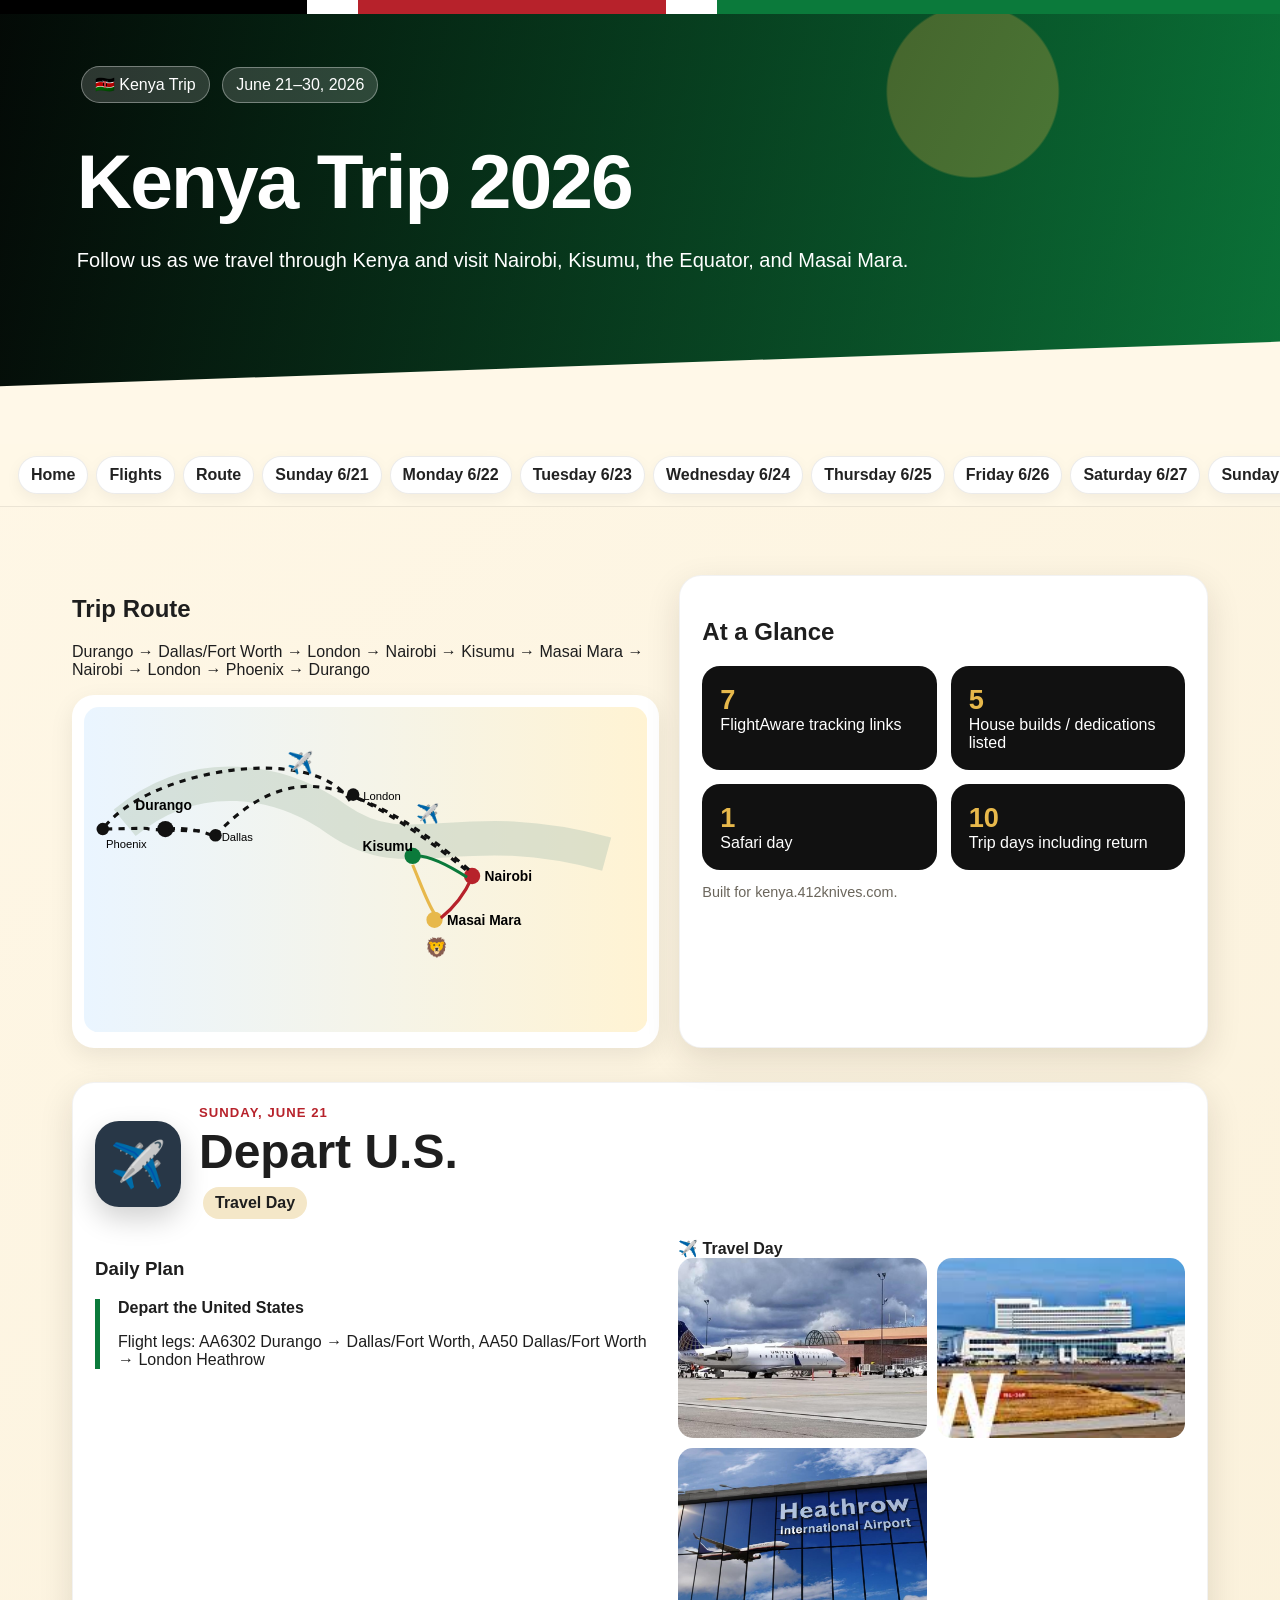
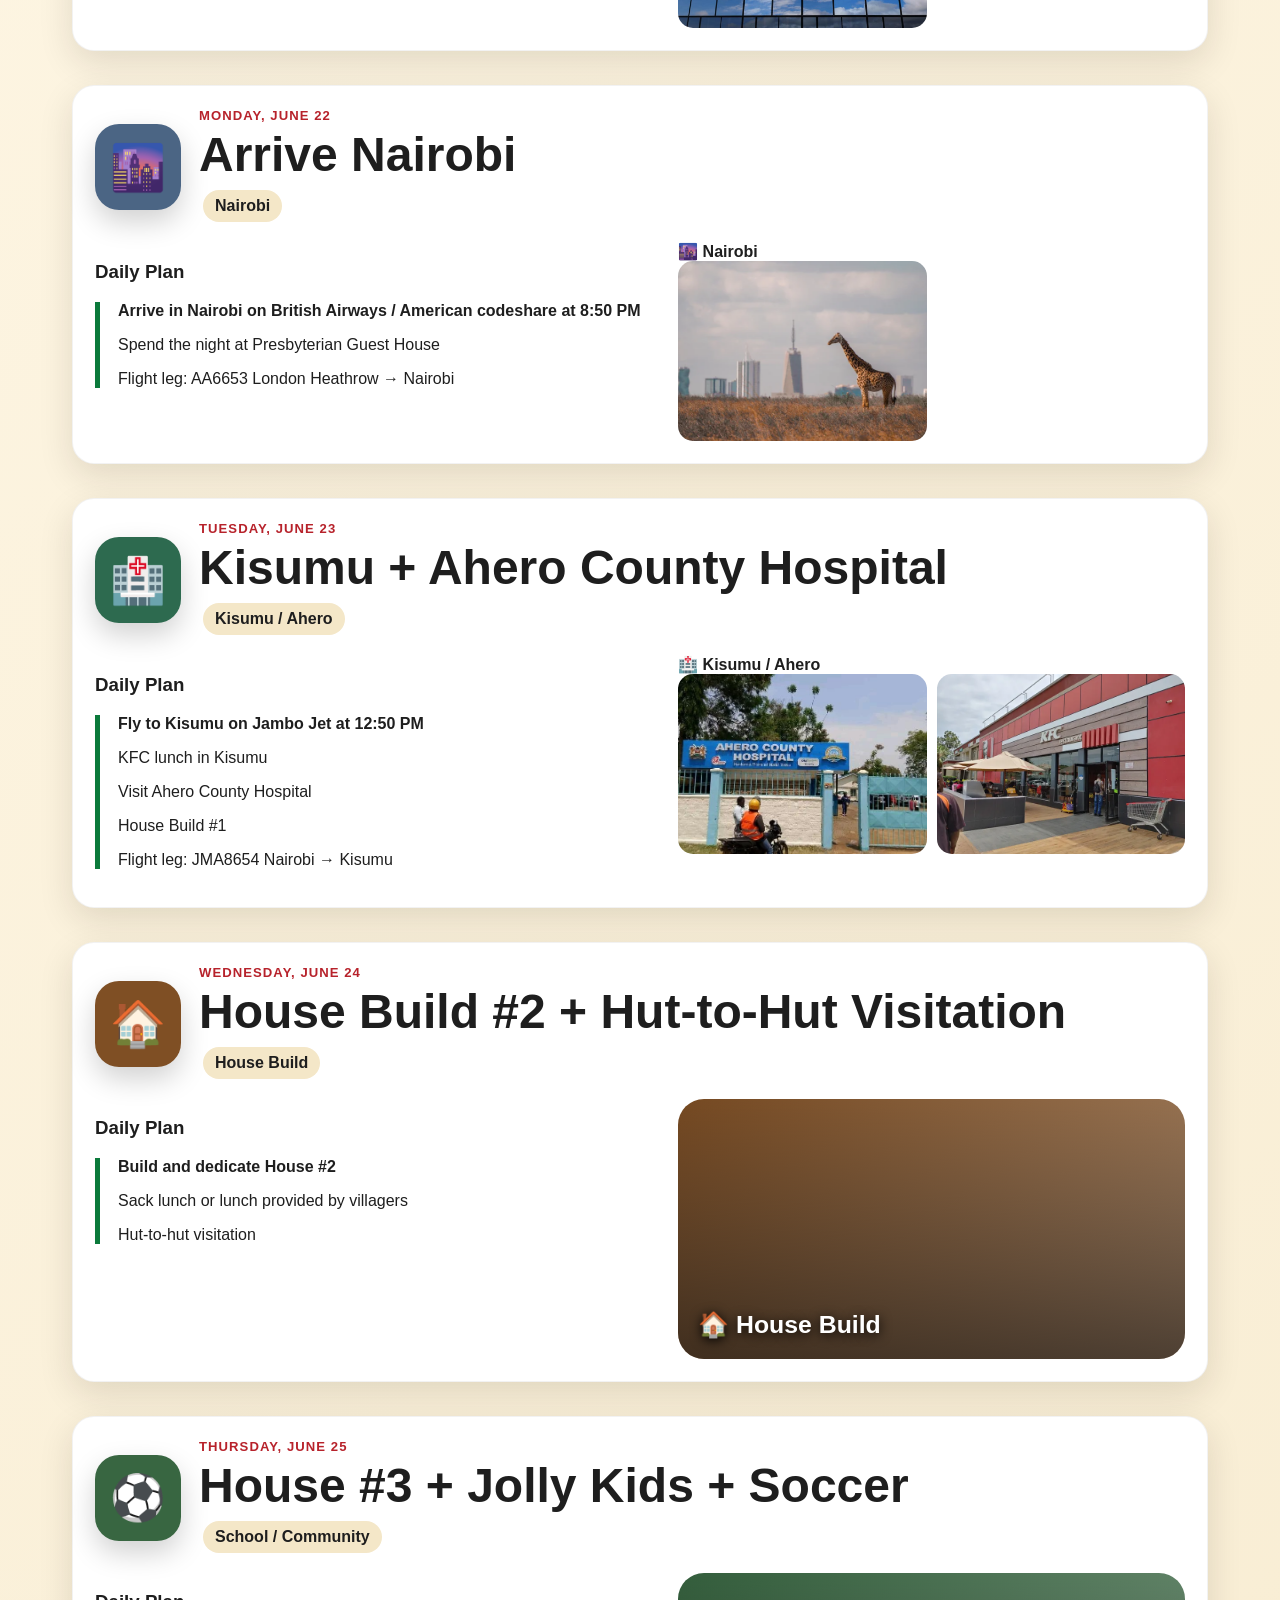
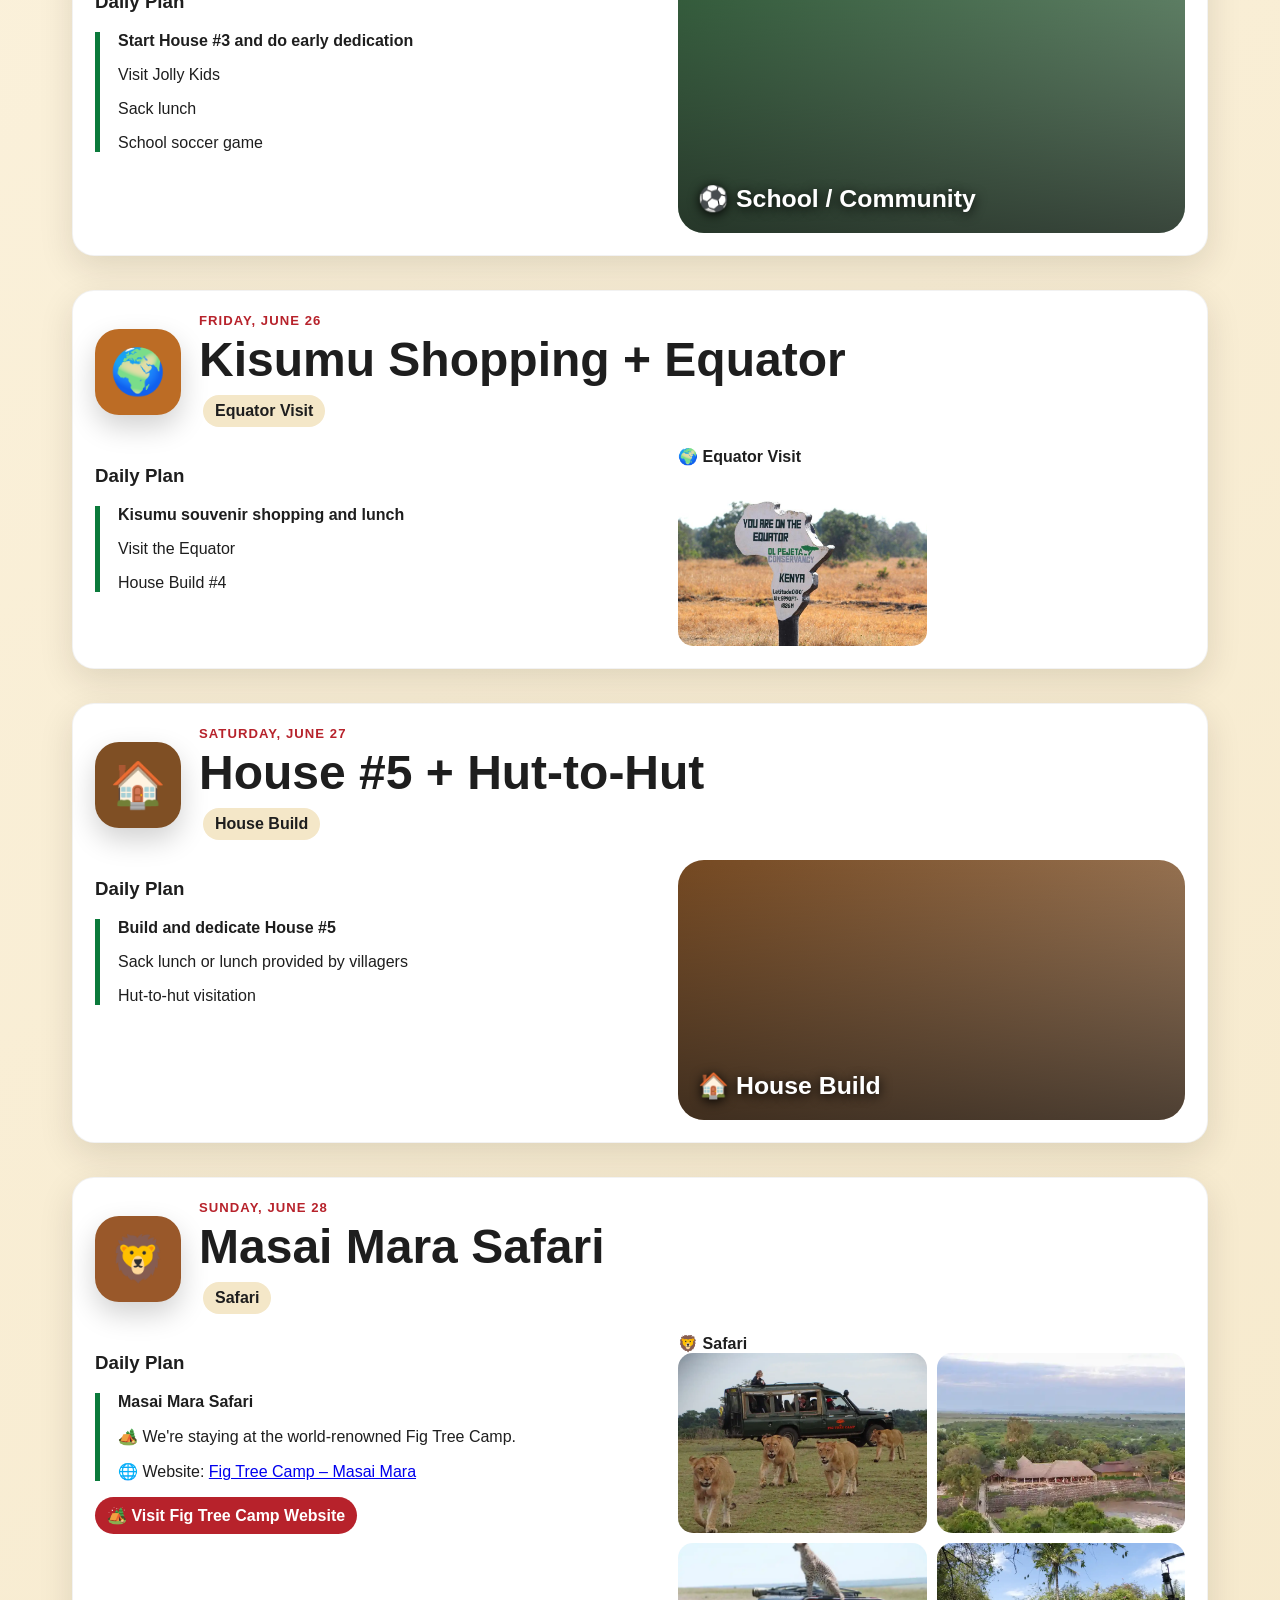
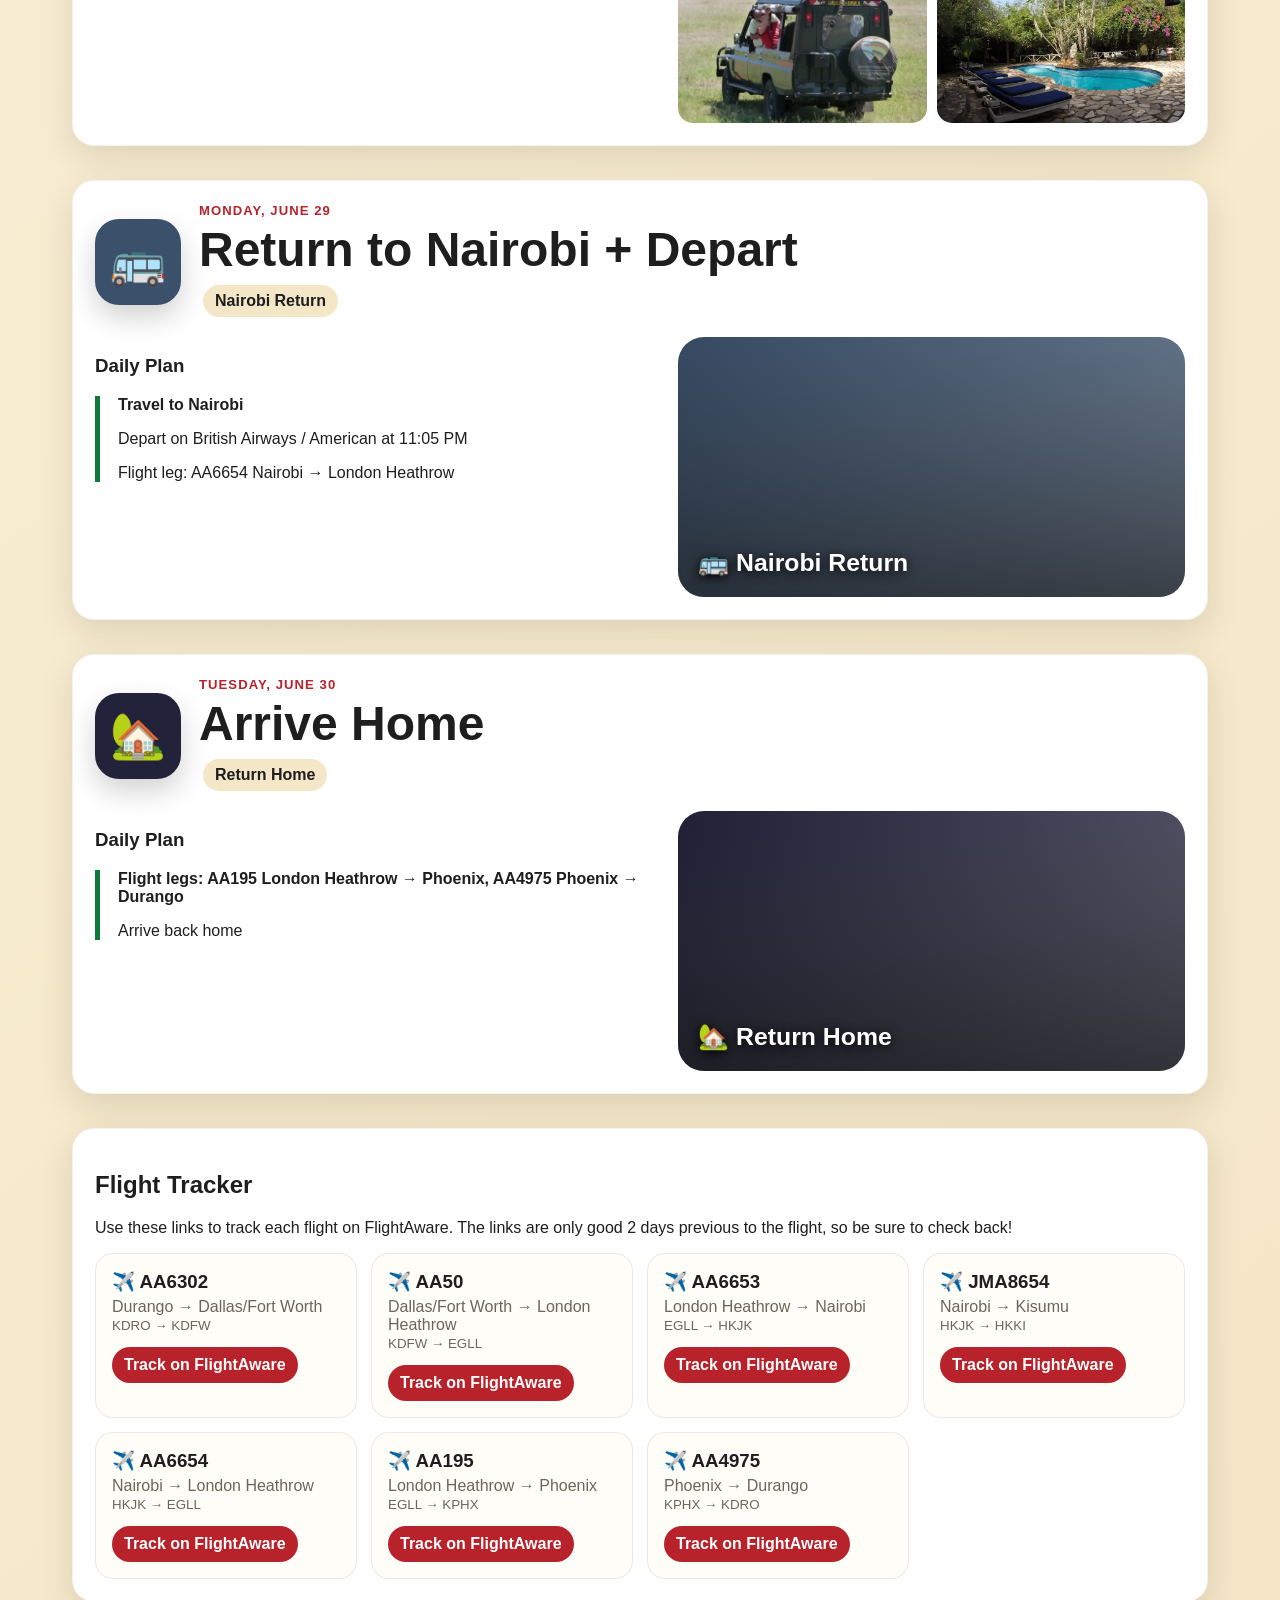
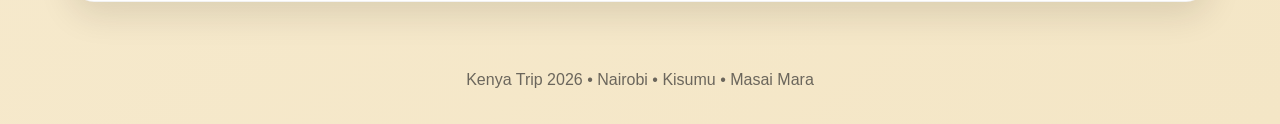
<file: index.html>
<!doctype html>
<html lang="en">
<head>
<meta charset="utf-8">
<meta name="viewport" content="width=device-width,initial-scale=1">
<title>Kenya Trip 2026</title>
<link rel="stylesheet" href="style.css">
</head>
<body id="top">
<div class="kenya-stripe"></div>
<section class="hero">
  <span class="badge">🇰🇪 Kenya Trip</span>
  <span class="badge">June 21–30, 2026</span>
  <h1>Kenya Trip 2026</h1>
  <p>Follow us as we travel through Kenya and visit Nairobi, Kisumu, the Equator, and Masai Mara.</p>
</section>
<nav><a href="#top">Home</a><a href="#flights">Flights</a><a href="#route">Route</a><a href="#day1">Sunday 6/21</a><a href="#day2">Monday 6/22</a><a href="#day3">Tuesday 6/23</a><a href="#day4">Wednesday 6/24</a><a href="#day5">Thursday 6/25</a><a href="#day6">Friday 6/26</a><a href="#day7">Saturday 6/27</a><a href="#day8">Sunday 6/28</a><a href="#day9">Monday 6/29</a><a href="#day10">Tuesday 6/30</a></nav>
<main class="wrap">
  <section class="feature" id="route" style="margin-top:34px">
    <div>
      <h2>Trip Route</h2>
      <p>Durango → Dallas/Fort Worth → London → Nairobi → Kisumu → Masai Mara → Nairobi → London → Phoenix → Durango</p>
      <div class="map"><svg viewBox="0 0 900 520" width="100%" role="img" aria-label="Route map from Durango to Dallas, London, Nairobi, Kisumu, Masai Mara, and back home">
<defs><linearGradient id="g" x1="0" x2="1"><stop stop-color="#eaf5ff"/><stop offset="1" stop-color="#fff3d3"/></linearGradient></defs>
<rect width="900" height="520" rx="24" fill="url(#g)"/>
<path d="M65,185 C180,90 315,116 405,180 C520,260 595,170 835,235" stroke="#b7c7b7" stroke-width="55" fill="none" opacity=".45"/>
<circle cx="130" cy="195" r="13" fill="#111"/><text x="82" y="165" font-size="22" font-weight="700">Durango</text>
<circle cx="210" cy="205" r="10" fill="#111"/><text x="220" y="214" font-size="18">Dallas</text>
<circle cx="430" cy="140" r="10" fill="#111"/><text x="446" y="148" font-size="18">London</text>
<circle cx="620" cy="270" r="13" fill="#b7222b"/><text x="640" y="278" font-size="22" font-weight="700">Nairobi</text>
<circle cx="525" cy="238" r="13" fill="#0b7a3b"/><text x="445" y="230" font-size="22" font-weight="700">Kisumu</text>
<circle cx="560" cy="340" r="13" fill="#e7b84b"/><text x="580" y="348" font-size="22" font-weight="700">Masai Mara</text>
<circle cx="30" cy="195" r="10" fill="#111"/><text x="35" y="225" font-size="18">Phoenix</text>
<path d="M135,195 C165,192 185,198 205,205" stroke="#111" stroke-width="5" fill="none" stroke-dasharray="10 10"/>
<path d="M210,205 C290,120 360,115 425,140" stroke="#111" stroke-width="5" fill="none" stroke-dasharray="10 10"/>
<path d="M435,145 C500,175 560,220 610,260" stroke="#111" stroke-width="5" fill="none" stroke-dasharray="10 10"/>
<path d="M612,272 C570,245 548,238 532,238" stroke="#0b7a3b" stroke-width="5" fill="none"/>
<path d="M525,252 C540,288 550,316 560,330" stroke="#e7b84b" stroke-width="5" fill="none"/>
<path d="M570,337 C598,315 612,290 620,272" stroke="#b7222b" stroke-width="5" fill="none"/>
<path d="M615,260 C535,190 475,160 435,145" stroke="#111" stroke-width="5" fill="none" stroke-dasharray="10 10"/>
<path d="M425,150 C365,55 100,101 30,195" stroke="#111" stroke-width="5" fill="none" stroke-dasharray="10 10"/>
<path d="M35,195 C165,192 30,195 185,198" stroke="#111" stroke-width="5" fill="none" stroke-dasharray="10 10"/>

<text x="325" y="100" font-size="34">✈️</text><text x="530" y="180" font-size="30">✈️</text><text x="545" y="395" font-size="30">🦁</text>
</svg></div>
    </div>
    <div class="card">
      <h2>At a Glance</h2>
      <div class="stats">
        <div class="stat"><b>7</b>FlightAware tracking links</div>
        <div class="stat"><b>5</b>House builds / dedications listed</div>
        <div class="stat"><b>1</b>Safari day</div>
        <div class="stat"><b>10</b>Trip days including return</div>
      </div>
      <p class="print-note">Built for kenya.412knives.com.</p>
    </div>
  </section>

  
<section class="day-section card" id="day1" style="--day:#283747">
  <div class="day-head">
    <div class="day-icon">✈️</div>
    <div>
      <div class="date">Sunday, June 21</div>
      <h2 class="day-title">Depart U.S.</h2>
      <span class="pill">Travel Day</span>
    </div>
  </div>
  <div class="feature">
    <div>
      <h3>Daily Plan</h3>
      <div class="timeline"><p><strong>Depart the United States</strong></p><p>Flight legs: AA6302 Durango → Dallas/Fort Worth, AA50 Dallas/Fort Worth → London Heathrow</p></div>
    </div>
    <div> <strong>✈️ Travel Day</strong>
        <div class="photo-gallery">
            <img src="images/dro.jpg" alt="Durango International Airport">
            <img src="images/dfw.jpg" alt="Dallas Love International Airport">
            <img src="images/heathrow.jpg" alt="London/Heathrow International Airport">
        </div>
    </div>
  </div>
</section>

<section class="day-section card" id="day2" style="--day:#4b6584">
  <div class="day-head">
    <div class="day-icon">🌆</div>
    <div>
      <div class="date">Monday, June 22</div>
      <h2 class="day-title">Arrive Nairobi</h2>
      <span class="pill">Nairobi</span>
    </div>
  </div>
  <div class="feature">
    <div>
      <h3>Daily Plan</h3>
      <div class="timeline"><p><strong>Arrive in Nairobi on British Airways / American codeshare at 8:50 PM</strong></p><p>Spend the night at Presbyterian Guest House</p><p>Flight leg: AA6653 London Heathrow → Nairobi</p></div>
    </div>
    <div> <strong>🌆 Nairobi</strong>
        <div class="photo-gallery">
            <img src="images/NairobiSkyline.jpg" alt="Nairobi Skyline">
        </div>
    </div>
  </div>
</section>

<section class="day-section card" id="day3" style="--day:#2d6a4f">
  <div class="day-head">
    <div class="day-icon">🏥</div>
    <div>
      <div class="date">Tuesday, June 23</div>
      <h2 class="day-title">Kisumu + Ahero County Hospital</h2>
      <span class="pill">Kisumu / Ahero</span>
    </div>
  </div>
  <div class="feature">
    <div>
      <h3>Daily Plan</h3>
      <div class="timeline"><p><strong>Fly to Kisumu on Jambo Jet at 12:50 PM</strong></p><p>KFC lunch in Kisumu</p><p>Visit Ahero County Hospital</p><p>House Build #1</p><p>Flight leg: JMA8654 Nairobi → Kisumu</p></div>
    </div>
      <div> <strong>🏥 Kisumu / Ahero</strong>
        <div class="photo-gallery">
            <img src="images/AheroHospital.jpeg" alt="Ahero County Hospital">
            <img src="images/kfc.jpg" alt="Kisumu KFC">
        </div>
      </div>
    </div>
</section>

<section class="day-section card" id="day4" style="--day:#7f4f24">
  <div class="day-head">
    <div class="day-icon">🏠</div>
    <div>
      <div class="date">Wednesday, June 24</div>
      <h2 class="day-title">House Build #2 + Hut-to-Hut Visitation</h2>
      <span class="pill">House Build</span>
    </div>
  </div>
  <div class="feature">
    <div>
      <h3>Daily Plan</h3>
      <div class="timeline"><p><strong>Build and dedicate House #2</strong></p><p>Sack lunch or lunch provided by villagers</p><p>Hut-to-hut visitation</p></div>
    </div>
    <div class="photo"><strong>🏠 House Build</strong></div>
  </div>
</section>

<section class="day-section card" id="day5" style="--day:#386641">
  <div class="day-head">
    <div class="day-icon">⚽</div>
    <div>
      <div class="date">Thursday, June 25</div>
      <h2 class="day-title">House #3 + Jolly Kids + Soccer</h2>
      <span class="pill">School / Community</span>
    </div>
  </div>
  <div class="feature">
    <div>
      <h3>Daily Plan</h3>
      <div class="timeline"><p><strong>Start House #3 and do early dedication</strong></p><p>Visit Jolly Kids</p><p>Sack lunch</p><p>School soccer game</p></div>
    </div>
    <div class="photo"><strong>⚽ School / Community</strong></div>
  </div>
</section>

<section class="day-section card" id="day6" style="--day:#bc6c25">
  <div class="day-head">
    <div class="day-icon">🌍</div>
    <div>
      <div class="date">Friday, June 26</div>
      <h2 class="day-title">Kisumu Shopping + Equator</h2>
      <span class="pill">Equator Visit</span>
    </div>
  </div>
  <div class="feature">
    <div>
      <h3>Daily Plan</h3>
      <div class="timeline"><p><strong>Kisumu souvenir shopping and lunch</strong></p><p>Visit the Equator</p><p>House Build #4</p></div>
    </div>
    <div> <strong>🌍 Equator Visit</strong>
        <div class="photo-gallery">
            <img src="images/EquatorKenya.jpg" alt="Equator Kenya">
        </div>
    </div>
  </div>
</section>

<section class="day-section card" id="day7" style="--day:#7f4f24">
  <div class="day-head">
    <div class="day-icon">🏠</div>
    <div>
      <div class="date">Saturday, June 27</div>
      <h2 class="day-title">House #5 + Hut-to-Hut</h2>
      <span class="pill">House Build</span>
    </div>
  </div>
  <div class="feature">
    <div>
      <h3>Daily Plan</h3>
      <div class="timeline"><p><strong>Build and dedicate House #5</strong></p><p>Sack lunch or lunch provided by villagers</p><p>Hut-to-hut visitation</p></div>
    </div>
    <div class="photo"><strong>🏠 House Build</strong></div>
  </div>
</section>

<section class="day-section card" id="day8" style="--day:#99582a">  
  <div class="day-head">
    <div class="day-icon">🦁</div>
    <div>
      <div class="date">Sunday, June 28</div>
      <h2 class="day-title">Masai Mara Safari</h2>
      <span class="pill">Safari</span>
    </div>
  </div>
<div class="feature">
    <div>
        <h3>Daily Plan</h3>
        <div class="timeline">
            <p><strong>Masai Mara Safari</strong></p>
            <p>🏕️ We're staying at the world-renowned Fig Tree Camp.</p>
            <p>
                🌐 Website:
                <a href="https://madahotels.com/Fig-Tree-Camp-MasaiMara.html"
                   target="_blank"
                   rel="noopener">
                    Fig Tree Camp – Masai Mara
                </a>
            </p>
        </div>
        <a class="track"
           href="https://madahotels.com/Fig-Tree-Camp-MasaiMara.html"
           target="_blank"
           rel="noopener">
            🏕️ Visit Fig Tree Camp Website
        </a>
    </div>
    <div>
      <strong>🦁 Safari</strong>
      <div class="photo-gallery">
          <img src="images/Lion.jpg" alt="Lions on Safari">
          <img src="images/Lodge.jpg" alt="Fig Tree Camp Lodge">
          <img src="images/Cheetah.jpg" alt="Cheetah on Safari">
          <img src="images/Pool.jpg" alt="Fig Tree Camp Pool">
      </div>
    </div>
</div>
</section>
<section class="day-section card" id="day9" style="--day:#3a506b">
  <div class="day-head">
    <div class="day-icon">🚌</div>
    <div>
      <div class="date">Monday, June 29</div>
      <h2 class="day-title">Return to Nairobi + Depart</h2>
      <span class="pill">Nairobi Return</span>
    </div>
  </div>
  <div class="feature">
    <div>
      <h3>Daily Plan</h3>
      <div class="timeline"><p><strong>Travel to Nairobi</strong></p><p>Depart on British Airways / American at 11:05 PM</p><p>Flight leg: AA6654 Nairobi → London Heathrow</p></div>
    </div>
    <div class="photo"><strong>🚌 Nairobi Return</strong></div>
  </div>
</section>

<section class="day-section card" id="day10" style="--day:#22223b">
  <div class="day-head">
    <div class="day-icon">🏡</div>
    <div>
      <div class="date">Tuesday, June 30</div>
      <h2 class="day-title">Arrive Home</h2>
      <span class="pill">Return Home</span>
    </div>
  </div>
  <div class="feature">
    <div>
      <h3>Daily Plan</h3>
      <div class="timeline"><p><strong>Flight legs: AA195 London Heathrow → Phoenix, AA4975 Phoenix → Durango</strong></p><p>Arrive back home</p></div>
    </div>
    <div class="photo"><strong>🏡 Return Home</strong></div>
  </div>
</section>

<section class="card" id="flights">
  <h2>Flight Tracker</h2>
  <p>Use these links to track each flight on FlightAware. The links are only good 2 days previous to the flight, so be sure to check back!</p>
  <div class="flight-grid"><div class="flight-card"><h3>✈️ AA6302</h3><p>Durango → Dallas/Fort Worth<br><small>KDRO → KDFW</small></p><a class="track" href="https://www.flightaware.com/live/flight/AAL6302/history/20260621/1138Z/KDRO/KDFW" target="_blank" rel="noopener">Track on FlightAware</a></div><div class="flight-card"><h3>✈️ AA50</h3><p>Dallas/Fort Worth → London Heathrow<br><small>KDFW → EGLL</small></p><a class="track" href="https://www.flightaware.com/live/flight/AAL50/history/20260621/2020Z/KDFW/EGLL" target="_blank" rel="noopener">Track on FlightAware</a></div><div class="flight-card"><h3>✈️ AA6653</h3><p>London Heathrow → Nairobi<br><small>EGLL → HKJK</small></p><a class="track" href="https://www.flightaware.com/live/flight/AAL6653/history/20260622/0900Z/EGLL/HKJK" target="_blank" rel="noopener">Track on FlightAware</a></div><div class="flight-card"><h3>✈️ JMA8654</h3><p>Nairobi → Kisumu<br><small>HKJK → HKKI</small></p><a class="track" href="https://www.flightaware.com/live/flight/JMA8654/history/20260623/1000Z/HKJK/HKKI" target="_blank" rel="noopener">Track on FlightAware</a></div><div class="flight-card"><h3>✈️ AA6654</h3><p>Nairobi → London Heathrow<br><small>HKJK → EGLL</small></p><a class="track" href="https://www.flightaware.com/live/flight/AAL6654/history/20260629/2020Z/HKJK/EGLL" target="_blank" rel="noopener">Track on FlightAware</a></div><div class="flight-card"><h3>✈️ AA195</h3><p>London Heathrow → Phoenix<br><small>EGLL → KPHX</small></p><a class="track" href="https://www.flightaware.com/live/flight/AAL195/history/20260630/1010Z/EGLL/KPHX" target="_blank" rel="noopener">Track on FlightAware</a></div><div class="flight-card"><h3>✈️ AA4975</h3><p>Phoenix → Durango<br><small>KPHX → KDRO</small></p><a class="track" href="https://www.flightaware.com/live/flight/AAL4975/history/20260630/2304Z/KPHX/KDRO" target="_blank" rel="noopener">Track on FlightAware</a></div></div>
</section>
  
</main>
<footer>Kenya Trip 2026 • Nairobi • Kisumu • Masai Mara</footer>

<script>
window.addEventListener("load", function() {
    const today = new Date();
    const month = today.getMonth();
    const day = today.getDate();
    let section = "top";
    if (month === 5) {   // June
        switch(day) {
            case 21: section = "day1"; break;
            case 22: section = "day2"; break;
            case 23: section = "day3"; break;
            case 24: section = "day4"; break;
            case 25: section = "day5"; break;
            case 26: section = "day6"; break;
            case 27: section = "day7"; break;
            case 28: section = "day8"; break;
            case 29: section = "day9"; break;
            case 30: section = "day10"; break;
        }
    }
    document.getElementById(section)?.scrollIntoView({
        behavior: "smooth"
    });
});
  
</body>
</html>
</file>
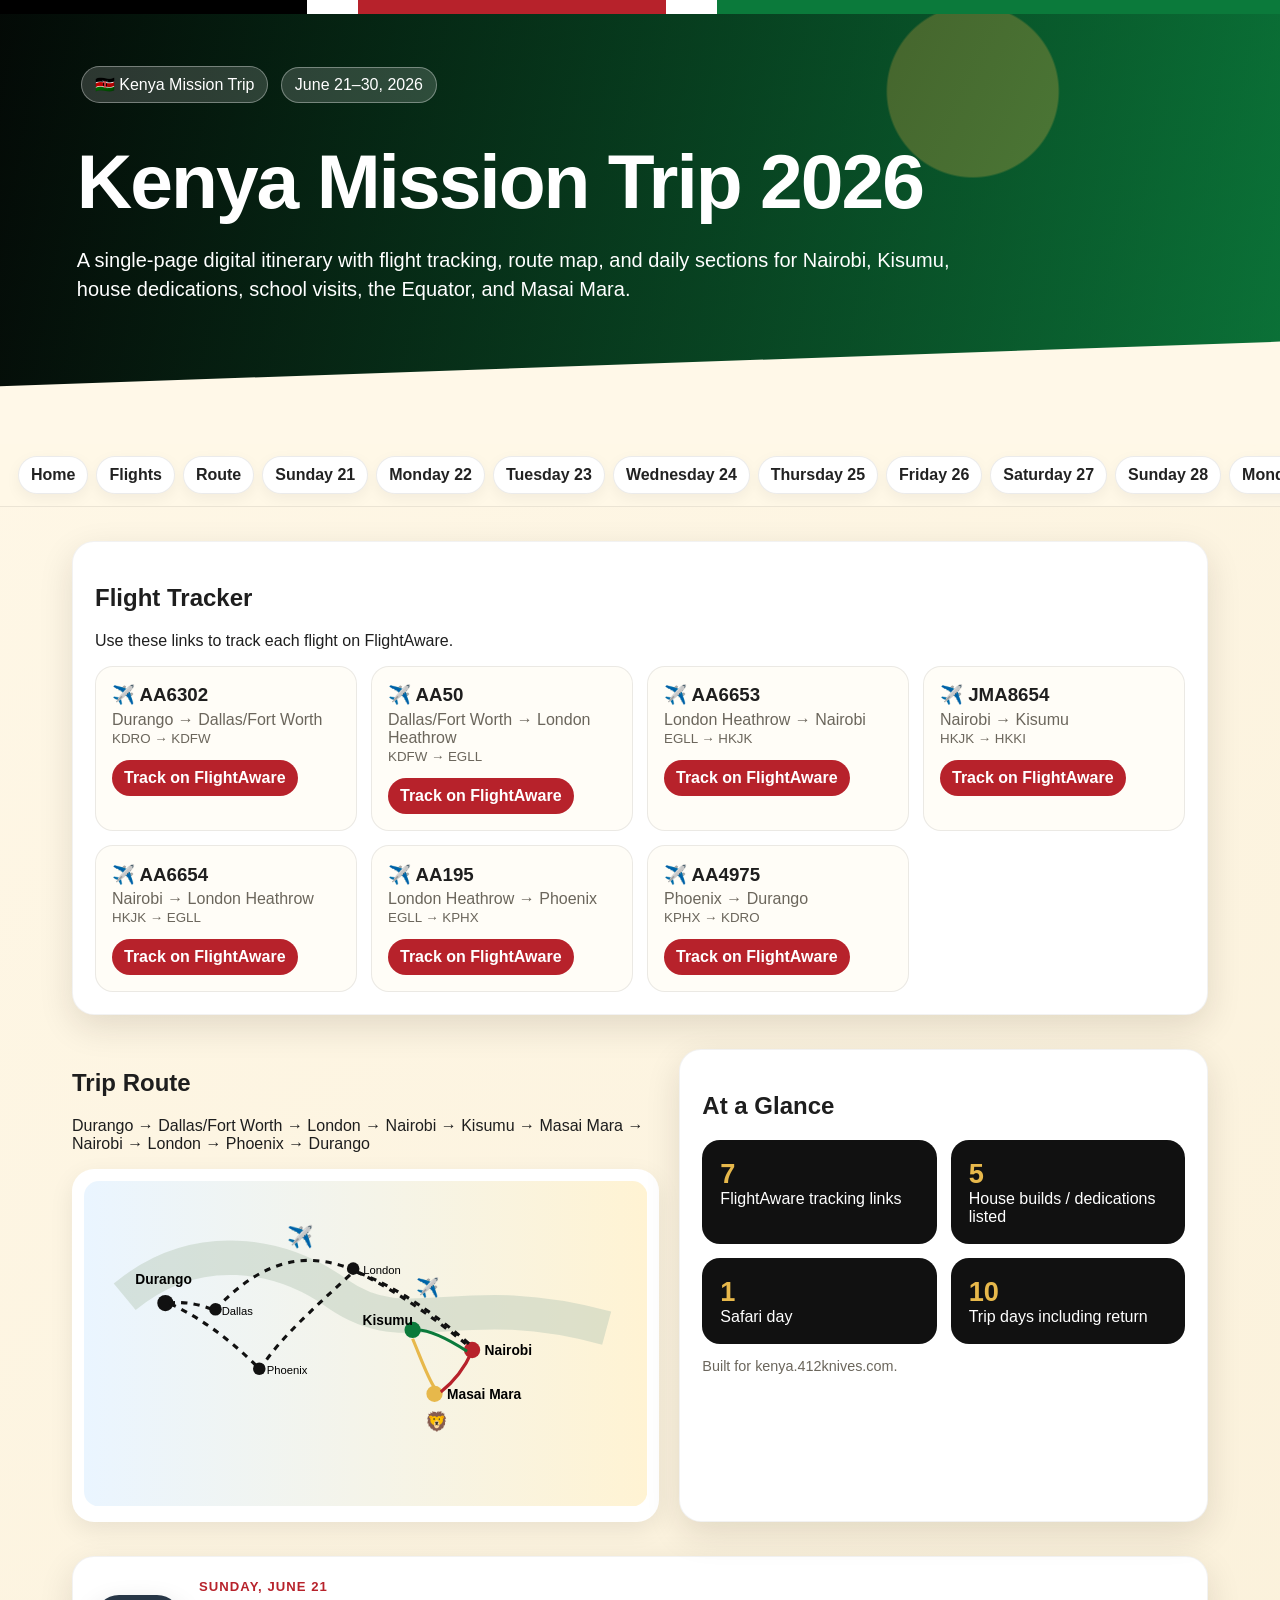
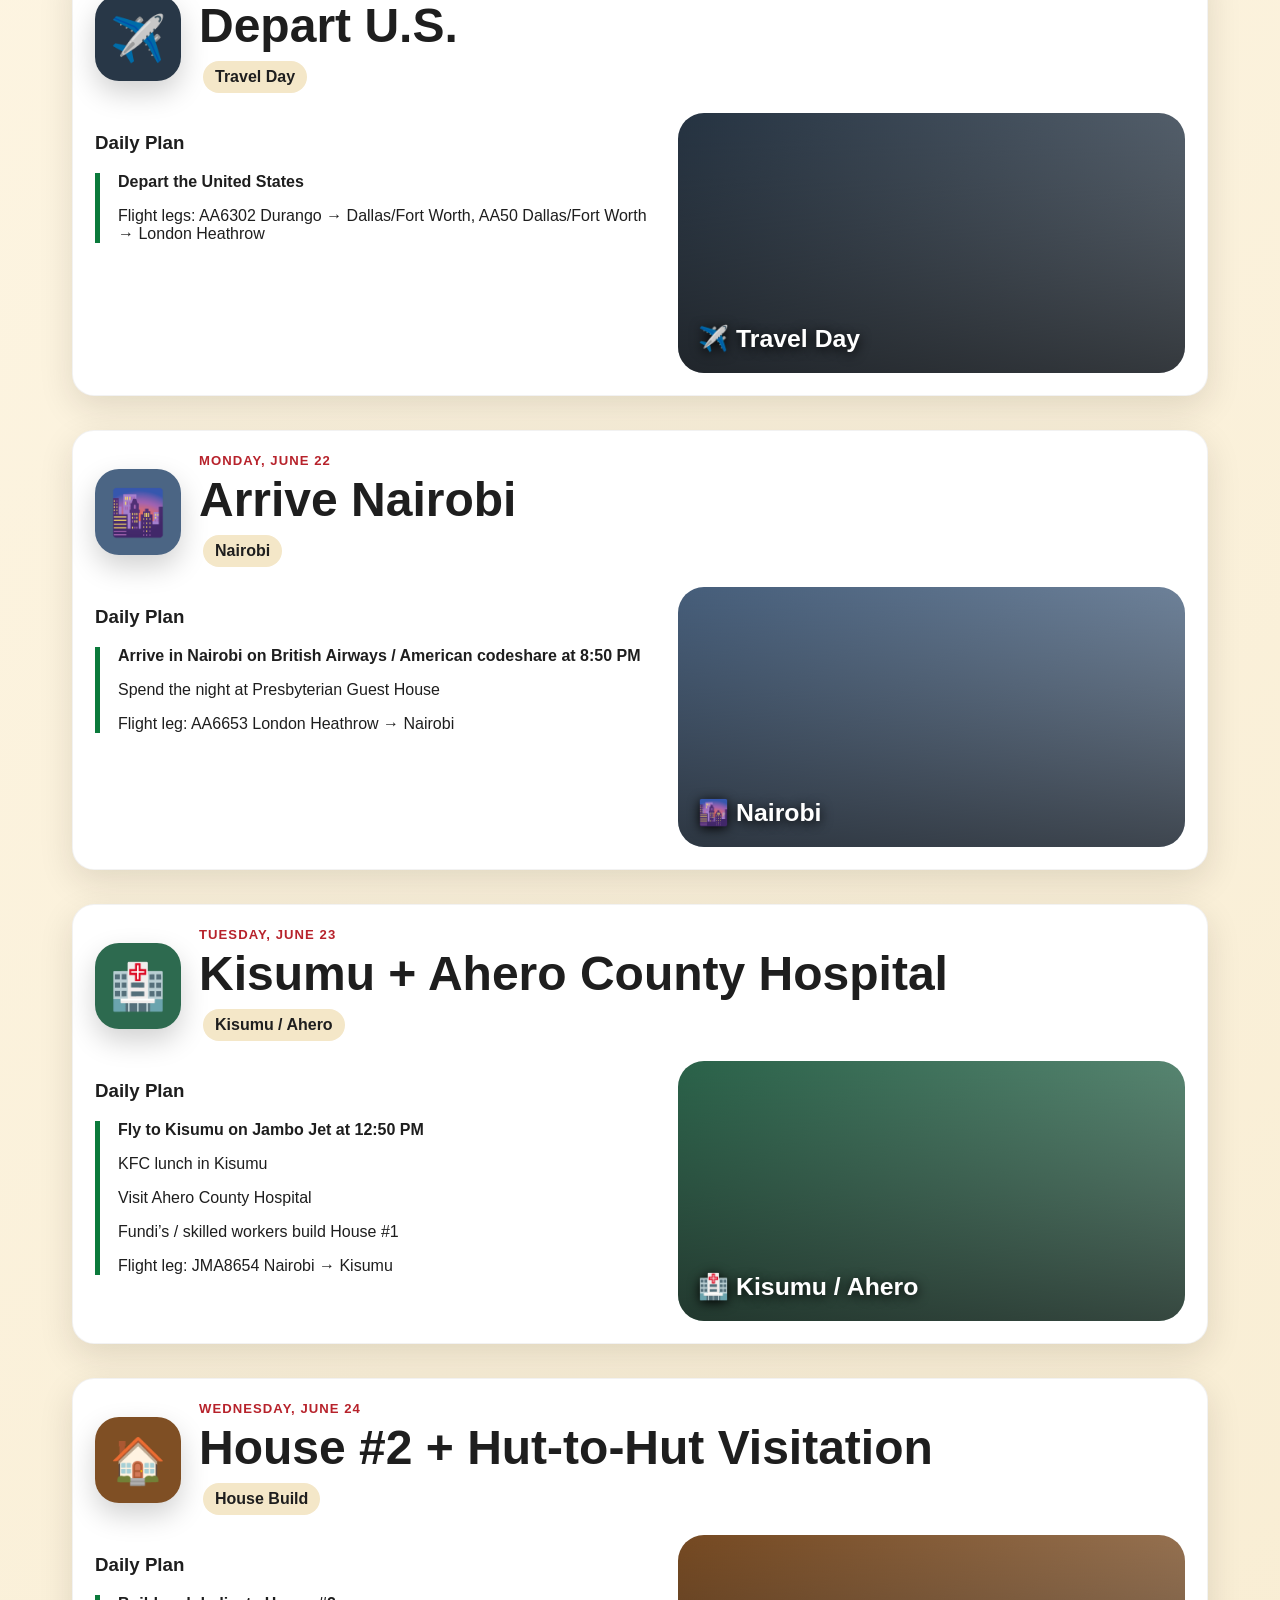
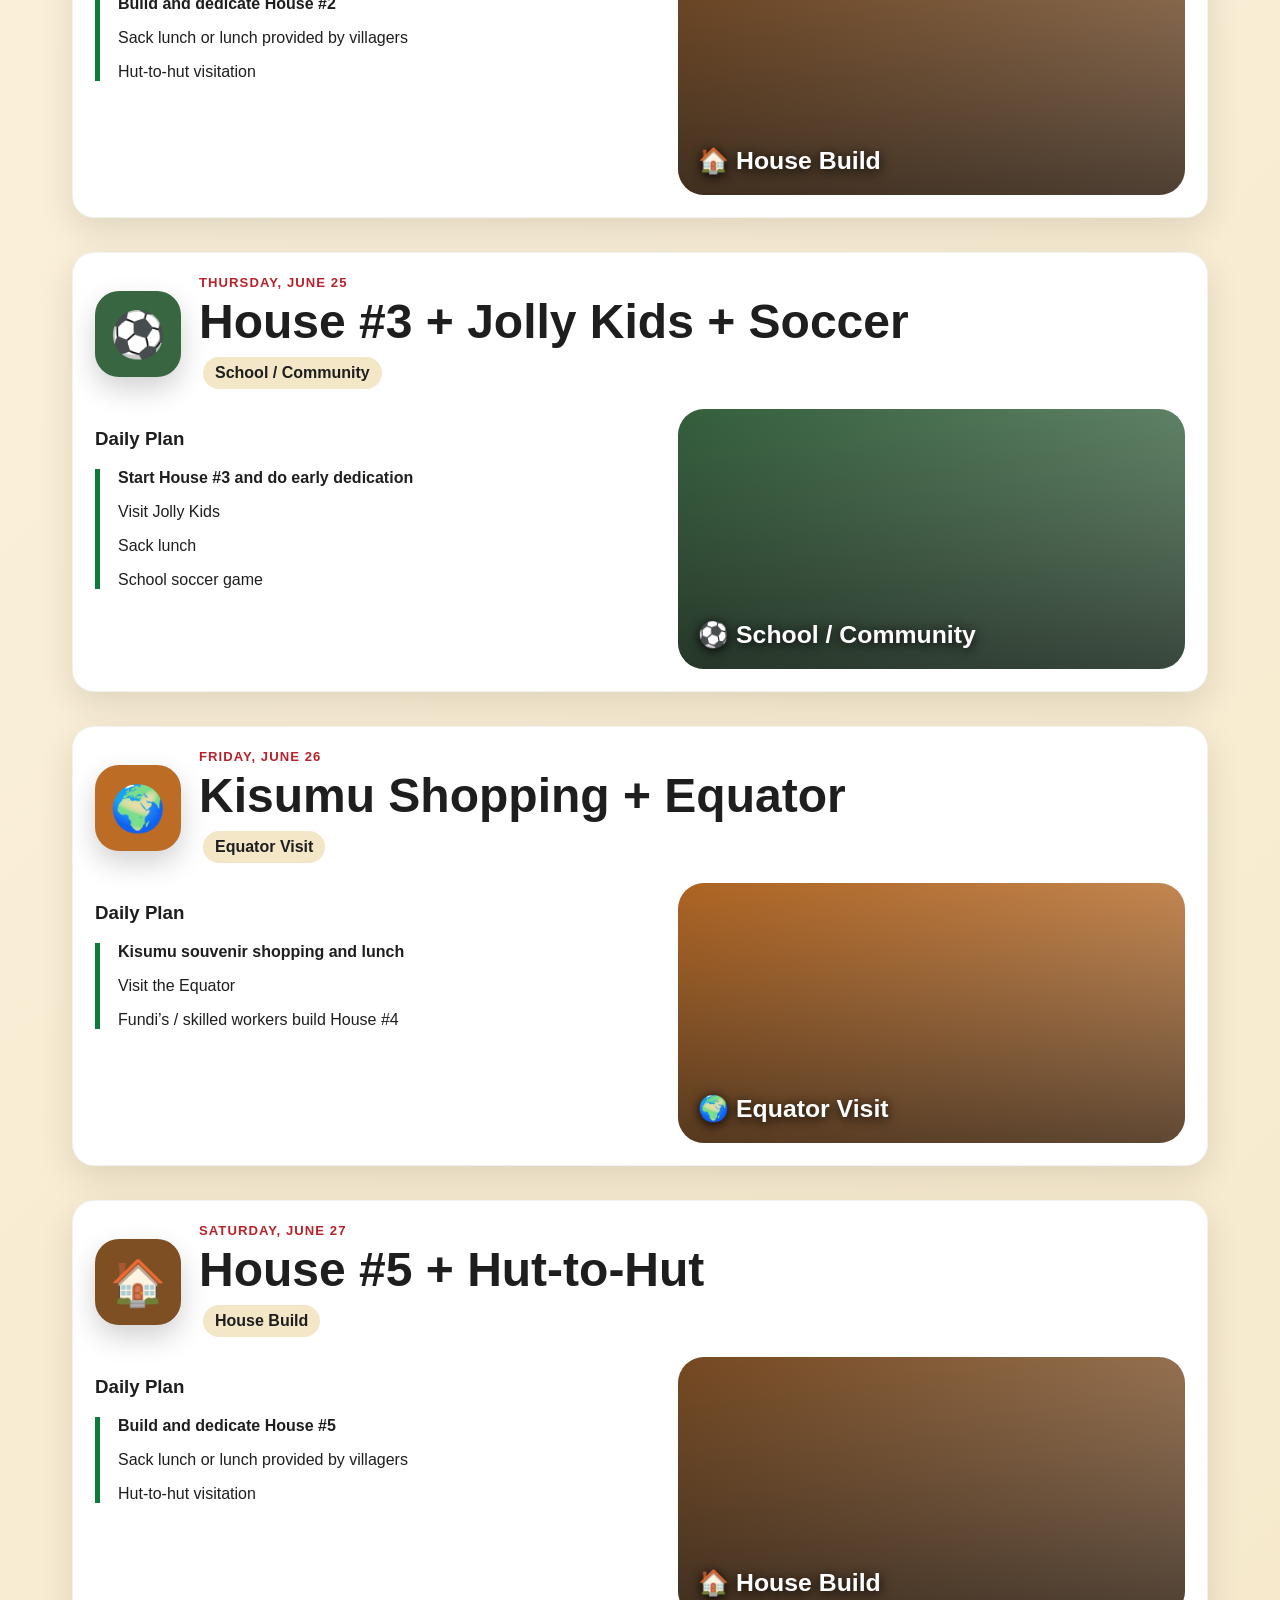
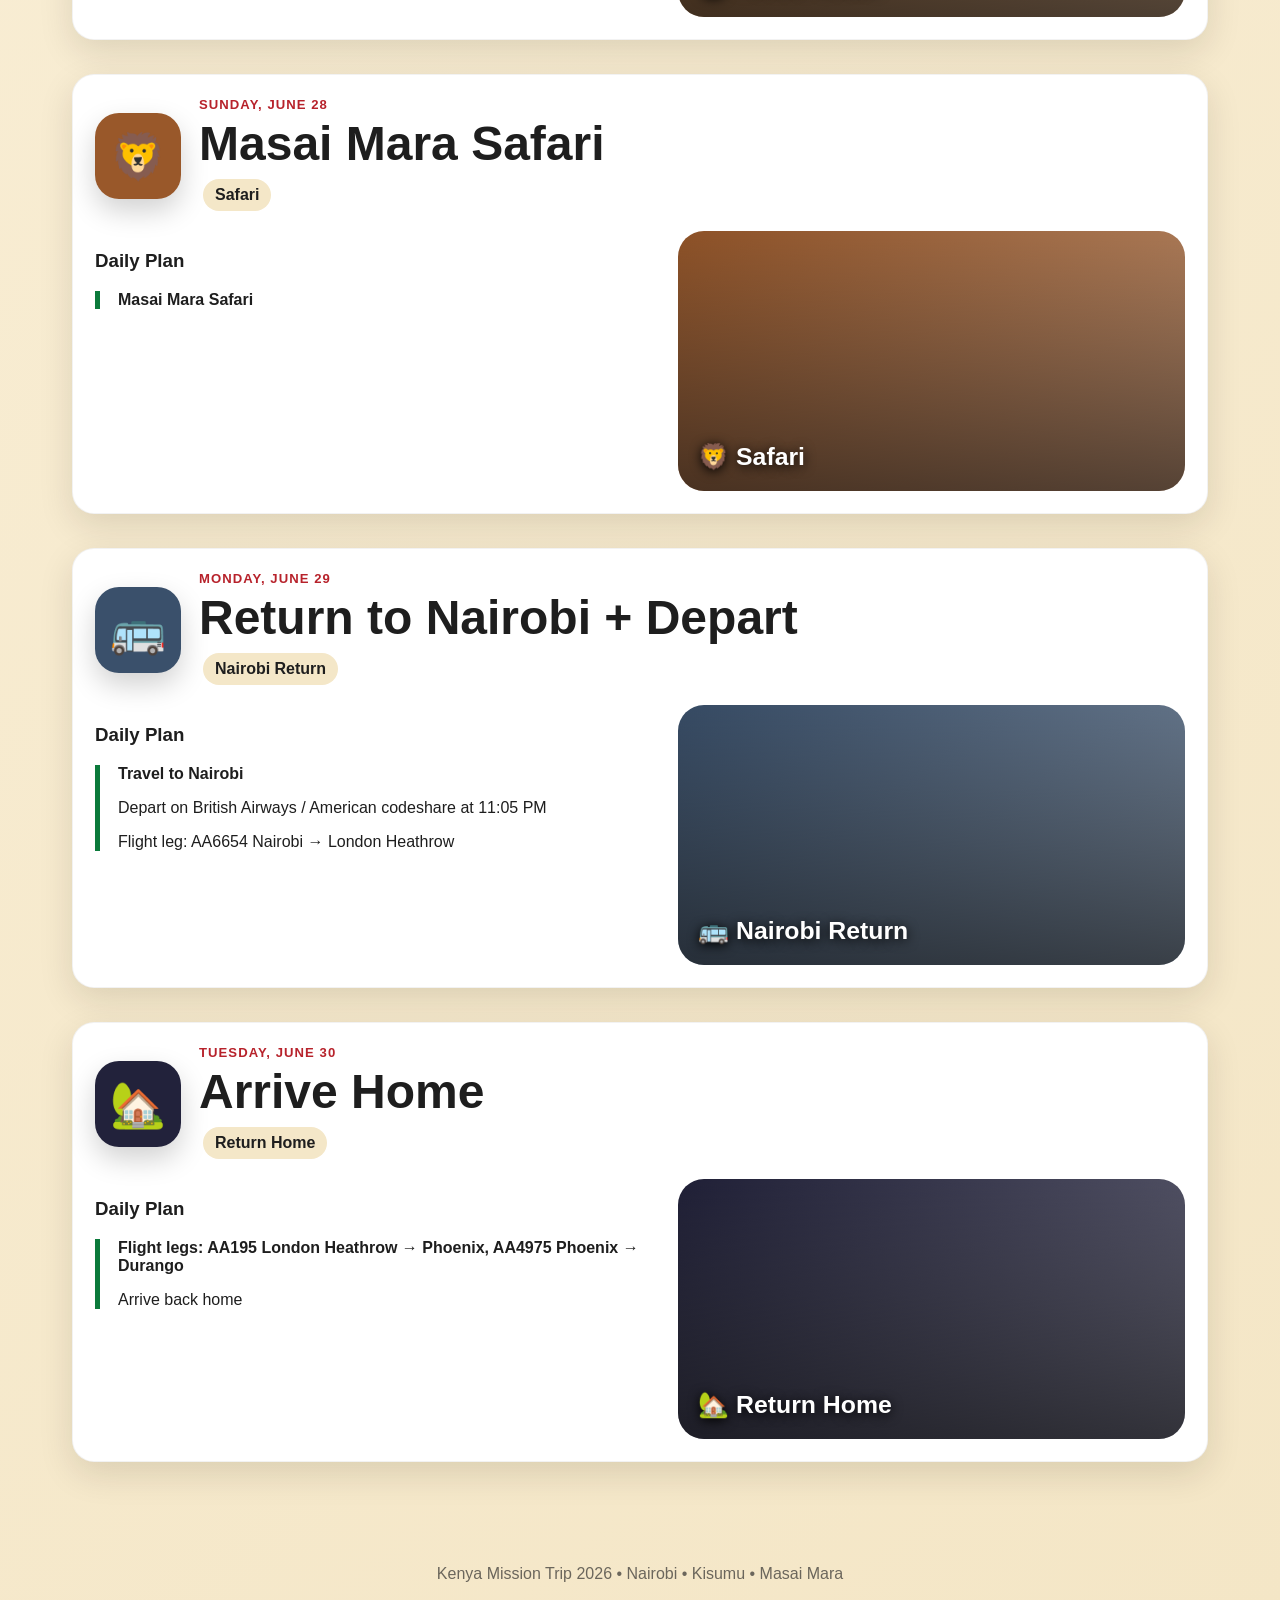
<file: kenya_412knives_github_site/index.html>
<!doctype html>
<html lang="en">
<head>
<meta charset="utf-8">
<meta name="viewport" content="width=device-width,initial-scale=1">
<title>Kenya Mission Trip 2026</title>
<link rel="stylesheet" href="style.css">
</head>
<body id="top">
<div class="kenya-stripe"></div>
<section class="hero">
  <span class="badge">🇰🇪 Kenya Mission Trip</span>
  <span class="badge">June 21–30, 2026</span>
  <h1>Kenya Mission Trip 2026</h1>
  <p>A single-page digital itinerary with flight tracking, route map, and daily sections for Nairobi, Kisumu, house dedications, school visits, the Equator, and Masai Mara.</p>
</section>
<nav><a href="#top">Home</a><a href="#flights">Flights</a><a href="#route">Route</a><a href="#day1">Sunday 21</a><a href="#day2">Monday 22</a><a href="#day3">Tuesday 23</a><a href="#day4">Wednesday 24</a><a href="#day5">Thursday 25</a><a href="#day6">Friday 26</a><a href="#day7">Saturday 27</a><a href="#day8">Sunday 28</a><a href="#day9">Monday 29</a><a href="#day10">Tuesday 30</a></nav>
<main class="wrap">
  <section class="card" id="flights">
    <h2>Flight Tracker</h2>
    <p>Use these links to track each flight on FlightAware.</p>
    <div class="flight-grid"><div class="flight-card"><h3>✈️ AA6302</h3><p>Durango → Dallas/Fort Worth<br><small>KDRO → KDFW</small></p><a class="track" href="https://www.flightaware.com/live/flight/AAL6302/history/20260621/1138Z/KDRO/KDFW" target="_blank" rel="noopener">Track on FlightAware</a></div><div class="flight-card"><h3>✈️ AA50</h3><p>Dallas/Fort Worth → London Heathrow<br><small>KDFW → EGLL</small></p><a class="track" href="https://www.flightaware.com/live/flight/AAL50/history/20260621/2020Z/KDFW/EGLL" target="_blank" rel="noopener">Track on FlightAware</a></div><div class="flight-card"><h3>✈️ AA6653</h3><p>London Heathrow → Nairobi<br><small>EGLL → HKJK</small></p><a class="track" href="https://www.flightaware.com/live/flight/AAL6653/history/20260622/0900Z/EGLL/HKJK" target="_blank" rel="noopener">Track on FlightAware</a></div><div class="flight-card"><h3>✈️ JMA8654</h3><p>Nairobi → Kisumu<br><small>HKJK → HKKI</small></p><a class="track" href="https://www.flightaware.com/live/flight/JMA8654/history/20260623/1000Z/HKJK/HKKI" target="_blank" rel="noopener">Track on FlightAware</a></div><div class="flight-card"><h3>✈️ AA6654</h3><p>Nairobi → London Heathrow<br><small>HKJK → EGLL</small></p><a class="track" href="https://www.flightaware.com/live/flight/AAL6654/history/20260629/2020Z/HKJK/EGLL" target="_blank" rel="noopener">Track on FlightAware</a></div><div class="flight-card"><h3>✈️ AA195</h3><p>London Heathrow → Phoenix<br><small>EGLL → KPHX</small></p><a class="track" href="https://www.flightaware.com/live/flight/AAL195/history/20260630/1010Z/EGLL/KPHX" target="_blank" rel="noopener">Track on FlightAware</a></div><div class="flight-card"><h3>✈️ AA4975</h3><p>Phoenix → Durango<br><small>KPHX → KDRO</small></p><a class="track" href="https://www.flightaware.com/live/flight/AAL4975/history/20260630/2304Z/KPHX/KDRO" target="_blank" rel="noopener">Track on FlightAware</a></div></div>
  </section>

  <section class="feature" id="route" style="margin-top:34px">
    <div>
      <h2>Trip Route</h2>
      <p>Durango → Dallas/Fort Worth → London → Nairobi → Kisumu → Masai Mara → Nairobi → London → Phoenix → Durango</p>
      <div class="map"><svg viewBox="0 0 900 520" width="100%" role="img" aria-label="Route map from Durango to Dallas, London, Nairobi, Kisumu, Masai Mara, and back home">
<defs><linearGradient id="g" x1="0" x2="1"><stop stop-color="#eaf5ff"/><stop offset="1" stop-color="#fff3d3"/></linearGradient></defs>
<rect width="900" height="520" rx="24" fill="url(#g)"/>
<path d="M65,185 C180,90 315,116 405,180 C520,260 595,170 835,235" stroke="#b7c7b7" stroke-width="55" fill="none" opacity=".45"/>
<circle cx="130" cy="195" r="13" fill="#111"/><text x="82" y="165" font-size="22" font-weight="700">Durango</text>
<circle cx="210" cy="205" r="10" fill="#111"/><text x="220" y="214" font-size="18">Dallas</text>
<circle cx="430" cy="140" r="10" fill="#111"/><text x="446" y="148" font-size="18">London</text>
<circle cx="620" cy="270" r="13" fill="#b7222b"/><text x="640" y="278" font-size="22" font-weight="700">Nairobi</text>
<circle cx="525" cy="238" r="13" fill="#0b7a3b"/><text x="445" y="230" font-size="22" font-weight="700">Kisumu</text>
<circle cx="560" cy="340" r="13" fill="#e7b84b"/><text x="580" y="348" font-size="22" font-weight="700">Masai Mara</text>
<circle cx="280" cy="300" r="10" fill="#111"/><text x="292" y="308" font-size="18">Phoenix</text>
<path d="M135,195 C165,192 185,198 205,205" stroke="#111" stroke-width="5" fill="none" stroke-dasharray="10 10"/>
<path d="M210,205 C290,120 360,115 425,140" stroke="#111" stroke-width="5" fill="none" stroke-dasharray="10 10"/>
<path d="M435,145 C500,175 560,220 610,260" stroke="#111" stroke-width="5" fill="none" stroke-dasharray="10 10"/>
<path d="M612,272 C570,245 548,238 532,238" stroke="#0b7a3b" stroke-width="5" fill="none"/>
<path d="M525,252 C540,288 550,316 560,330" stroke="#e7b84b" stroke-width="5" fill="none"/>
<path d="M570,337 C598,315 612,290 620,272" stroke="#b7222b" stroke-width="5" fill="none"/>
<path d="M615,260 C535,190 475,160 435,145" stroke="#111" stroke-width="5" fill="none" stroke-dasharray="10 10"/>
<path d="M425,150 C365,205 315,250 285,295" stroke="#111" stroke-width="5" fill="none" stroke-dasharray="10 10"/>
<path d="M275,295 C230,250 180,215 135,195" stroke="#111" stroke-width="5" fill="none" stroke-dasharray="10 10"/>
<text x="325" y="100" font-size="34">✈️</text><text x="530" y="180" font-size="30">✈️</text><text x="545" y="395" font-size="30">🦁</text>
</svg></div>
    </div>
    <div class="card">
      <h2>At a Glance</h2>
      <div class="stats">
        <div class="stat"><b>7</b>FlightAware tracking links</div>
        <div class="stat"><b>5</b>House builds / dedications listed</div>
        <div class="stat"><b>1</b>Safari day</div>
        <div class="stat"><b>10</b>Trip days including return</div>
      </div>
      <p class="print-note">Built for kenya.412knives.com.</p>
    </div>
  </section>

  
<section class="day-section card" id="day1" style="--day:#283747">
  <div class="day-head">
    <div class="day-icon">✈️</div>
    <div>
      <div class="date">Sunday, June 21</div>
      <h2 class="day-title">Depart U.S.</h2>
      <span class="pill">Travel Day</span>
    </div>
  </div>
  <div class="feature">
    <div>
      <h3>Daily Plan</h3>
      <div class="timeline"><p><strong>Depart the United States</strong></p><p>Flight legs: AA6302 Durango → Dallas/Fort Worth, AA50 Dallas/Fort Worth → London Heathrow</p></div>
    </div>
    <div class="photo"><strong>✈️ Travel Day</strong></div>
  </div>
</section>

<section class="day-section card" id="day2" style="--day:#4b6584">
  <div class="day-head">
    <div class="day-icon">🌆</div>
    <div>
      <div class="date">Monday, June 22</div>
      <h2 class="day-title">Arrive Nairobi</h2>
      <span class="pill">Nairobi</span>
    </div>
  </div>
  <div class="feature">
    <div>
      <h3>Daily Plan</h3>
      <div class="timeline"><p><strong>Arrive in Nairobi on British Airways / American codeshare at 8:50 PM</strong></p><p>Spend the night at Presbyterian Guest House</p><p>Flight leg: AA6653 London Heathrow → Nairobi</p></div>
    </div>
    <div class="photo"><strong>🌆 Nairobi</strong></div>
  </div>
</section>

<section class="day-section card" id="day3" style="--day:#2d6a4f">
  <div class="day-head">
    <div class="day-icon">🏥</div>
    <div>
      <div class="date">Tuesday, June 23</div>
      <h2 class="day-title">Kisumu + Ahero County Hospital</h2>
      <span class="pill">Kisumu / Ahero</span>
    </div>
  </div>
  <div class="feature">
    <div>
      <h3>Daily Plan</h3>
      <div class="timeline"><p><strong>Fly to Kisumu on Jambo Jet at 12:50 PM</strong></p><p>KFC lunch in Kisumu</p><p>Visit Ahero County Hospital</p><p>Fundi’s / skilled workers build House #1</p><p>Flight leg: JMA8654 Nairobi → Kisumu</p></div>
    </div>
    <div class="photo"><strong>🏥 Kisumu / Ahero</strong></div>
  </div>
</section>

<section class="day-section card" id="day4" style="--day:#7f4f24">
  <div class="day-head">
    <div class="day-icon">🏠</div>
    <div>
      <div class="date">Wednesday, June 24</div>
      <h2 class="day-title">House #2 + Hut-to-Hut Visitation</h2>
      <span class="pill">House Build</span>
    </div>
  </div>
  <div class="feature">
    <div>
      <h3>Daily Plan</h3>
      <div class="timeline"><p><strong>Build and dedicate House #2</strong></p><p>Sack lunch or lunch provided by villagers</p><p>Hut-to-hut visitation</p></div>
    </div>
    <div class="photo"><strong>🏠 House Build</strong></div>
  </div>
</section>

<section class="day-section card" id="day5" style="--day:#386641">
  <div class="day-head">
    <div class="day-icon">⚽</div>
    <div>
      <div class="date">Thursday, June 25</div>
      <h2 class="day-title">House #3 + Jolly Kids + Soccer</h2>
      <span class="pill">School / Community</span>
    </div>
  </div>
  <div class="feature">
    <div>
      <h3>Daily Plan</h3>
      <div class="timeline"><p><strong>Start House #3 and do early dedication</strong></p><p>Visit Jolly Kids</p><p>Sack lunch</p><p>School soccer game</p></div>
    </div>
    <div class="photo"><strong>⚽ School / Community</strong></div>
  </div>
</section>

<section class="day-section card" id="day6" style="--day:#bc6c25">
  <div class="day-head">
    <div class="day-icon">🌍</div>
    <div>
      <div class="date">Friday, June 26</div>
      <h2 class="day-title">Kisumu Shopping + Equator</h2>
      <span class="pill">Equator Visit</span>
    </div>
  </div>
  <div class="feature">
    <div>
      <h3>Daily Plan</h3>
      <div class="timeline"><p><strong>Kisumu souvenir shopping and lunch</strong></p><p>Visit the Equator</p><p>Fundi’s / skilled workers build House #4</p></div>
    </div>
    <div class="photo"><strong>🌍 Equator Visit</strong></div>
  </div>
</section>

<section class="day-section card" id="day7" style="--day:#7f4f24">
  <div class="day-head">
    <div class="day-icon">🏠</div>
    <div>
      <div class="date">Saturday, June 27</div>
      <h2 class="day-title">House #5 + Hut-to-Hut</h2>
      <span class="pill">House Build</span>
    </div>
  </div>
  <div class="feature">
    <div>
      <h3>Daily Plan</h3>
      <div class="timeline"><p><strong>Build and dedicate House #5</strong></p><p>Sack lunch or lunch provided by villagers</p><p>Hut-to-hut visitation</p></div>
    </div>
    <div class="photo"><strong>🏠 House Build</strong></div>
  </div>
</section>

<section class="day-section card" id="day8" style="--day:#99582a">
  <div class="day-head">
    <div class="day-icon">🦁</div>
    <div>
      <div class="date">Sunday, June 28</div>
      <h2 class="day-title">Masai Mara Safari</h2>
      <span class="pill">Safari</span>
    </div>
  </div>
  <div class="feature">
    <div>
      <h3>Daily Plan</h3>
      <div class="timeline"><p><strong>Masai Mara Safari</strong></p></div>
    </div>
    <div class="photo"><strong>🦁 Safari</strong></div>
  </div>
</section>

<section class="day-section card" id="day9" style="--day:#3a506b">
  <div class="day-head">
    <div class="day-icon">🚌</div>
    <div>
      <div class="date">Monday, June 29</div>
      <h2 class="day-title">Return to Nairobi + Depart</h2>
      <span class="pill">Nairobi Return</span>
    </div>
  </div>
  <div class="feature">
    <div>
      <h3>Daily Plan</h3>
      <div class="timeline"><p><strong>Travel to Nairobi</strong></p><p>Depart on British Airways / American codeshare at 11:05 PM</p><p>Flight leg: AA6654 Nairobi → London Heathrow</p></div>
    </div>
    <div class="photo"><strong>🚌 Nairobi Return</strong></div>
  </div>
</section>

<section class="day-section card" id="day10" style="--day:#22223b">
  <div class="day-head">
    <div class="day-icon">🏡</div>
    <div>
      <div class="date">Tuesday, June 30</div>
      <h2 class="day-title">Arrive Home</h2>
      <span class="pill">Return Home</span>
    </div>
  </div>
  <div class="feature">
    <div>
      <h3>Daily Plan</h3>
      <div class="timeline"><p><strong>Flight legs: AA195 London Heathrow → Phoenix, AA4975 Phoenix → Durango</strong></p><p>Arrive back home</p></div>
    </div>
    <div class="photo"><strong>🏡 Return Home</strong></div>
  </div>
</section>

</main>
<footer>Kenya Mission Trip 2026 • Nairobi • Kisumu • Masai Mara</footer>
</body>
</html>
</file>
<file: style.css>
:root{--green:#0b7a3b;--red:#b7222b;--black:#111;--cream:#fff8e8;--gold:#e7b84b;--ink:#1e1e1e;--muted:#6b665c}
*{box-sizing:border-box} html{scroll-behavior:smooth}
body{margin:0;font-family:Segoe UI,Arial,sans-serif;background:linear-gradient(140deg,#fff8e8,#f4e6c6);color:var(--ink)}
.kenya-stripe{height:14px;background:linear-gradient(to right,#000 0 24%,#fff 24% 28%,#b7222b 28% 52%,#fff 52% 56%,#0b7a3b 56%)}
.hero{min-height:430px;padding:48px 6vw;color:white;background:linear-gradient(115deg,rgba(0,0,0,.78),rgba(11,122,59,.68)),radial-gradient(circle at 76% 18%,#e7b84b 0 85px,transparent 87px),linear-gradient(45deg,#111,#0b7a3b);position:relative;overflow:hidden}
.hero:after{content:"";position:absolute;inset:auto -5% -70px -5%;height:150px;background:var(--cream);transform:rotate(-2deg)}
.hero h1{font-size:clamp(2.8rem,6vw,5.8rem);margin:30px 0 8px;letter-spacing:-2px}
.hero p{font-size:1.25rem;max-width:900px;line-height:1.45}
.badge{display:inline-block;background:rgba(255,255,255,.16);border:1px solid rgba(255,255,255,.35);padding:8px 13px;border-radius:99px;margin:4px}
nav{position:sticky;top:0;z-index:10;background:rgba(255,248,232,.92);backdrop-filter:blur(10px);border-bottom:1px solid rgba(0,0,0,.08);padding:12px 18px;display:flex;gap:8px;overflow:auto}
nav a{white-space:nowrap;text-decoration:none;background:white;border:1px solid rgba(0,0,0,.08);border-radius:999px;padding:9px 12px;font-weight:700;color:#222;box-shadow:0 5px 15px rgba(0,0,0,.05)}
nav a:hover{background:#111;color:white}
.wrap{max-width:1180px;margin:0 auto;padding:34px 22px}
.card{background:white;border-radius:22px;padding:22px;box-shadow:0 12px 35px rgba(33,24,8,.12);border:1px solid rgba(0,0,0,.05)}
.day-section{scroll-margin-top:90px;margin:34px 0}
.day-head{display:flex;gap:18px;align-items:center;margin-bottom:16px}
.day-icon{width:86px;height:86px;display:flex;align-items:center;justify-content:center;border-radius:24px;background:var(--day);font-size:2.8rem;color:white;box-shadow:0 12px 28px rgba(0,0,0,.18)}
.date{font-weight:800;color:var(--red);text-transform:uppercase;font-size:.82rem;letter-spacing:.08em}
.day-title{font-size:clamp(1.7rem,4vw,3rem);margin:4px 0}
.feature{display:grid;grid-template-columns:1fr .9fr;gap:20px;align-items:stretch}
.timeline{border-left:5px solid var(--green);padding-left:18px}
.timeline p{margin:0 0 16px}
.photo{min-height:260px;border-radius:26px;background:linear-gradient(145deg,rgba(0,0,0,.08),rgba(255,255,255,.35)),var(--day);display:flex;align-items:end;padding:20px;color:white;text-shadow:0 2px 12px #000;overflow:hidden;position:relative}
.photo:before{content:"";position:absolute;inset:0;background:linear-gradient(transparent,rgba(0,0,0,.55))}
.photo strong{position:relative;font-size:1.55rem}
.pill{display:inline-flex;align-items:center;gap:7px;background:#f4e7c8;border-radius:99px;padding:7px 12px;margin:4px;font-weight:600}
.map{width:100%;background:#fff;border-radius:22px;padding:12px;box-shadow:0 8px 25px rgba(0,0,0,.08)}
.stats,.flight-grid{display:grid;grid-template-columns:repeat(auto-fit,minmax(210px,1fr));gap:14px}
.stat{background:#111;color:white;border-radius:18px;padding:18px}.stat b{font-size:1.7rem;display:block;color:var(--gold)}
.flight-card{border:1px solid rgba(0,0,0,.08);border-radius:18px;padding:16px;background:#fffdf7}
.flight-card h3{margin:.1rem 0}.flight-card p{color:var(--muted);margin:.3rem 0 .8rem}
.track{display:inline-block;text-decoration:none;background:var(--red);color:white;border-radius:999px;padding:9px 12px;font-weight:800}
footer{padding:35px 22px;text-align:center;color:#6b665c}
.print-note{font-size:.9rem;color:var(--muted)}
.photo-gallery{display:grid;grid-template-columns:repeat(2, 1fr);gap:10px}
.photo-gallery img{width:100%;height:180px;border-radius:15px;object-fit:cover;display:block;}
@media(max-width:800px){.feature{grid-template-columns:1fr}.hero{min-height:320px}.day-head{align-items:flex-start}.day-icon{width:68px;height:68px;font-size:2rem}}
@media print{nav{display:none}.card{break-inside:avoid;box-shadow:none}.day-section{break-inside:avoid}.hero{min-height:260px}.track:after{content:" (" attr(href) ")";color:#222;font-weight:400}}
</file>
<file: kenya_412knives_github_site/style.css>
:root{--green:#0b7a3b;--red:#b7222b;--black:#111;--cream:#fff8e8;--gold:#e7b84b;--ink:#1e1e1e;--muted:#6b665c}
*{box-sizing:border-box} html{scroll-behavior:smooth}
body{margin:0;font-family:Segoe UI,Arial,sans-serif;background:linear-gradient(140deg,#fff8e8,#f4e6c6);color:var(--ink)}
.kenya-stripe{height:14px;background:linear-gradient(to right,#000 0 24%,#fff 24% 28%,#b7222b 28% 52%,#fff 52% 56%,#0b7a3b 56%)}
.hero{min-height:430px;padding:48px 6vw;color:white;background:linear-gradient(115deg,rgba(0,0,0,.78),rgba(11,122,59,.68)),radial-gradient(circle at 76% 18%,#e7b84b 0 85px,transparent 87px),linear-gradient(45deg,#111,#0b7a3b);position:relative;overflow:hidden}
.hero:after{content:"";position:absolute;inset:auto -5% -70px -5%;height:150px;background:var(--cream);transform:rotate(-2deg)}
.hero h1{font-size:clamp(2.8rem,6vw,5.8rem);margin:30px 0 8px;letter-spacing:-2px}
.hero p{font-size:1.25rem;max-width:900px;line-height:1.45}
.badge{display:inline-block;background:rgba(255,255,255,.16);border:1px solid rgba(255,255,255,.35);padding:8px 13px;border-radius:99px;margin:4px}
nav{position:sticky;top:0;z-index:10;background:rgba(255,248,232,.92);backdrop-filter:blur(10px);border-bottom:1px solid rgba(0,0,0,.08);padding:12px 18px;display:flex;gap:8px;overflow:auto}
nav a{white-space:nowrap;text-decoration:none;background:white;border:1px solid rgba(0,0,0,.08);border-radius:999px;padding:9px 12px;font-weight:700;color:#222;box-shadow:0 5px 15px rgba(0,0,0,.05)}
nav a:hover{background:#111;color:white}
.wrap{max-width:1180px;margin:0 auto;padding:34px 22px}
.card{background:white;border-radius:22px;padding:22px;box-shadow:0 12px 35px rgba(33,24,8,.12);border:1px solid rgba(0,0,0,.05)}
.day-section{scroll-margin-top:90px;margin:34px 0}
.day-head{display:flex;gap:18px;align-items:center;margin-bottom:16px}
.day-icon{width:86px;height:86px;display:flex;align-items:center;justify-content:center;border-radius:24px;background:var(--day);font-size:2.8rem;color:white;box-shadow:0 12px 28px rgba(0,0,0,.18)}
.date{font-weight:800;color:var(--red);text-transform:uppercase;font-size:.82rem;letter-spacing:.08em}
.day-title{font-size:clamp(1.7rem,4vw,3rem);margin:4px 0}
.feature{display:grid;grid-template-columns:1fr .9fr;gap:20px;align-items:stretch}
.timeline{border-left:5px solid var(--green);padding-left:18px}
.timeline p{margin:0 0 16px}
.photo{min-height:260px;border-radius:26px;background:linear-gradient(145deg,rgba(0,0,0,.08),rgba(255,255,255,.35)),var(--day);display:flex;align-items:end;padding:20px;color:white;text-shadow:0 2px 12px #000;overflow:hidden;position:relative}
.photo:before{content:"";position:absolute;inset:0;background:linear-gradient(transparent,rgba(0,0,0,.55))}
.photo strong{position:relative;font-size:1.55rem}
.pill{display:inline-flex;align-items:center;gap:7px;background:#f4e7c8;border-radius:99px;padding:7px 12px;margin:4px;font-weight:600}
.map{width:100%;background:#fff;border-radius:22px;padding:12px;box-shadow:0 8px 25px rgba(0,0,0,.08)}
.stats,.flight-grid{display:grid;grid-template-columns:repeat(auto-fit,minmax(210px,1fr));gap:14px}
.stat{background:#111;color:white;border-radius:18px;padding:18px}.stat b{font-size:1.7rem;display:block;color:var(--gold)}
.flight-card{border:1px solid rgba(0,0,0,.08);border-radius:18px;padding:16px;background:#fffdf7}
.flight-card h3{margin:.1rem 0}.flight-card p{color:var(--muted);margin:.3rem 0 .8rem}
.track{display:inline-block;text-decoration:none;background:var(--red);color:white;border-radius:999px;padding:9px 12px;font-weight:800}
footer{padding:35px 22px;text-align:center;color:#6b665c}
.print-note{font-size:.9rem;color:var(--muted)}
@media(max-width:800px){.feature{grid-template-columns:1fr}.hero{min-height:320px}.day-head{align-items:flex-start}.day-icon{width:68px;height:68px;font-size:2rem}}
@media print{nav{display:none}.card{break-inside:avoid;box-shadow:none}.day-section{break-inside:avoid}.hero{min-height:260px}.track:after{content:" (" attr(href) ")";color:#222;font-weight:400}}
</file>
